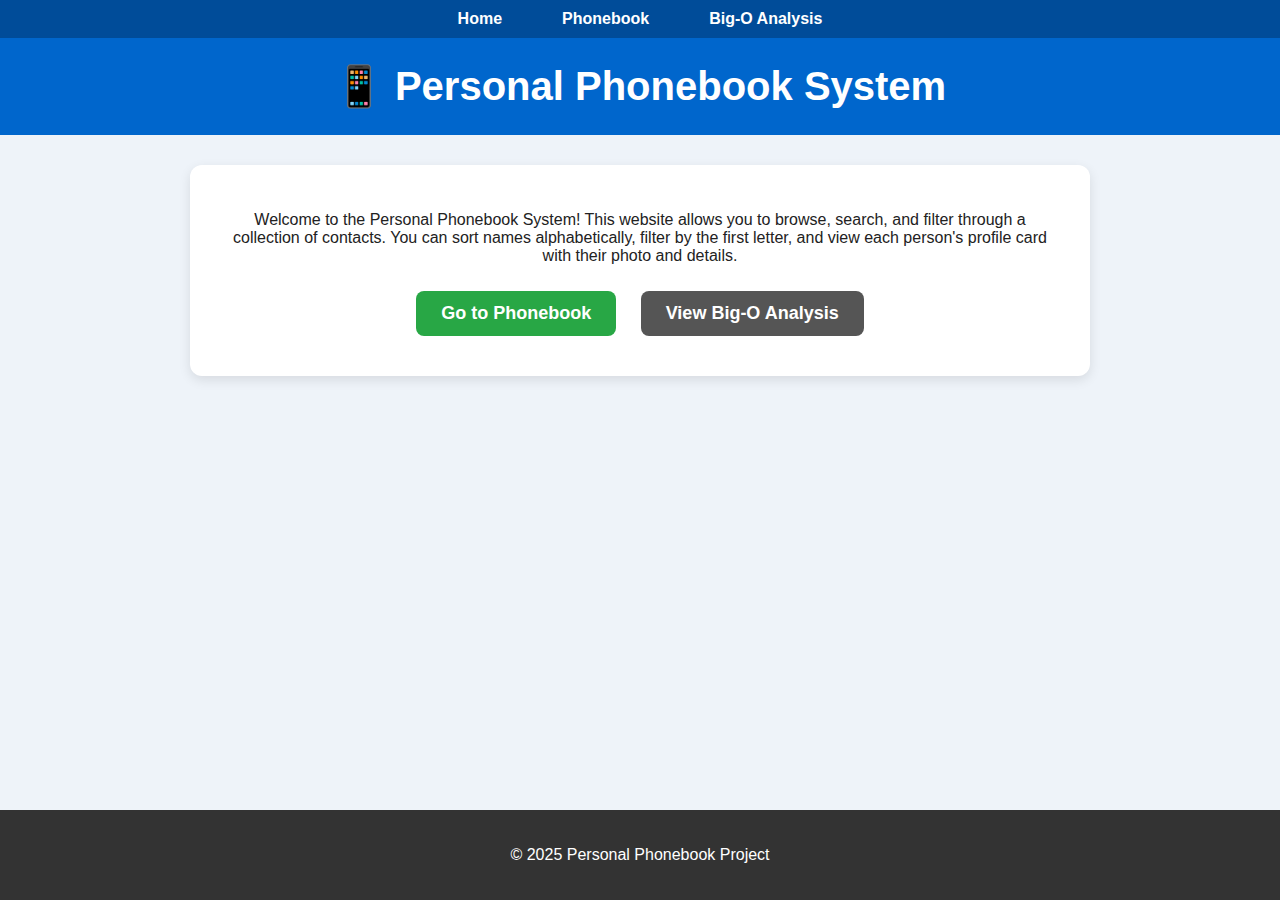
<file: Kemayah Noel & Giovanni Thompson DSA Final Project/index.html>
<!DOCTYPE html>
<html lang="en">
<head>
  <meta charset="UTF-8">
  <title>Phonebook — Home</title>
  <link rel="stylesheet" href="style.css">
</head>
<body>

<div class="navbar">
  <ul class="navbar-links">
    <li><a href="index.html">Home</a></li>
    <li><a href="phone.html">Phonebook</a></li>
    <li><a href="analysis.html">Big-O Analysis</a></li>
  </ul>
</div>

<div class="content-wrapper">
  <header class="header">
    <h1>📱 Personal Phonebook System</h1>
  </header>

  <section class="hero">
    <p>
      Welcome to the Personal Phonebook System!  
      This website allows you to browse, search, and filter through a
      collection of contacts. You can sort names alphabetically, filter
      by the first letter, and view each person's profile card with
      their photo and details.
    </p>

    <a href="phone.html" class="main-btn">Go to Phonebook</a>
    <a href="analysis.html" class="secondary-btn">View Big-O Analysis</a>
  </section>
</div>

<footer class="footer">
  <p>&copy 2025 Personal Phonebook Project</p>
</footer>

</body>
</html>
</file>
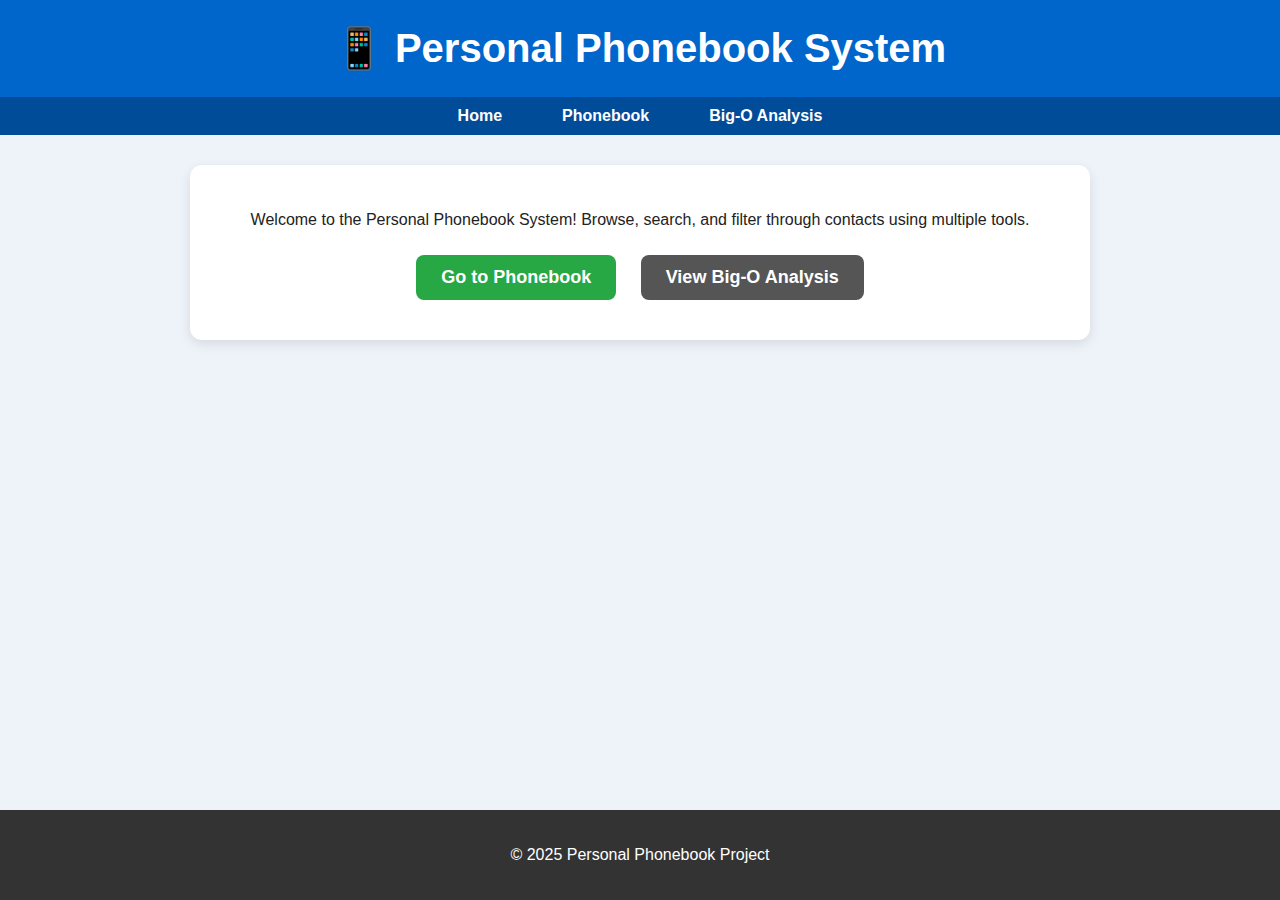
<file: Kemayah Noel & Giovanni Thompson DSA Final Project/DSA Final Project/Phonebook/index.html>
<!DOCTYPE html>
<html lang="en">
<head>
  <meta charset="UTF-8">
  <meta http-equiv="X-UA-Compatible" content="ie=edge">
  <meta name="viewport" content="width=device-width, initial-scale=1.0">
  <title>Phonebook — Home</title>
  <link rel="stylesheet" href="phone.css">
</head>
<body>

<header class="header">
  <h1>📱 Personal Phonebook System</h1>
</header>

<div class="navbar">
  <ul class="navbar-links">
    <li><a href="index.html">Home</a></li>
    <li><a href="phone.html">Phonebook</a></li>
    <li><a href="analysis.html">Big-O Analysis</a></li>
  </ul>
</div>

<div class="content-wrapper">
  <section class="hero">
    <p>
      Welcome to the Personal Phonebook System!  
      Browse, search, and filter through contacts using multiple tools.
    </p>

    <a href="phone.html" class="main-btn">Go to Phonebook</a>
    <a href="analysis.html" class="secondary-btn">View Big-O Analysis</a>
  </section>
</div>

<footer class="footer">
  <p>&copy; 2025 Personal Phonebook Project</p>
</footer>

</body>
</html>
</file>
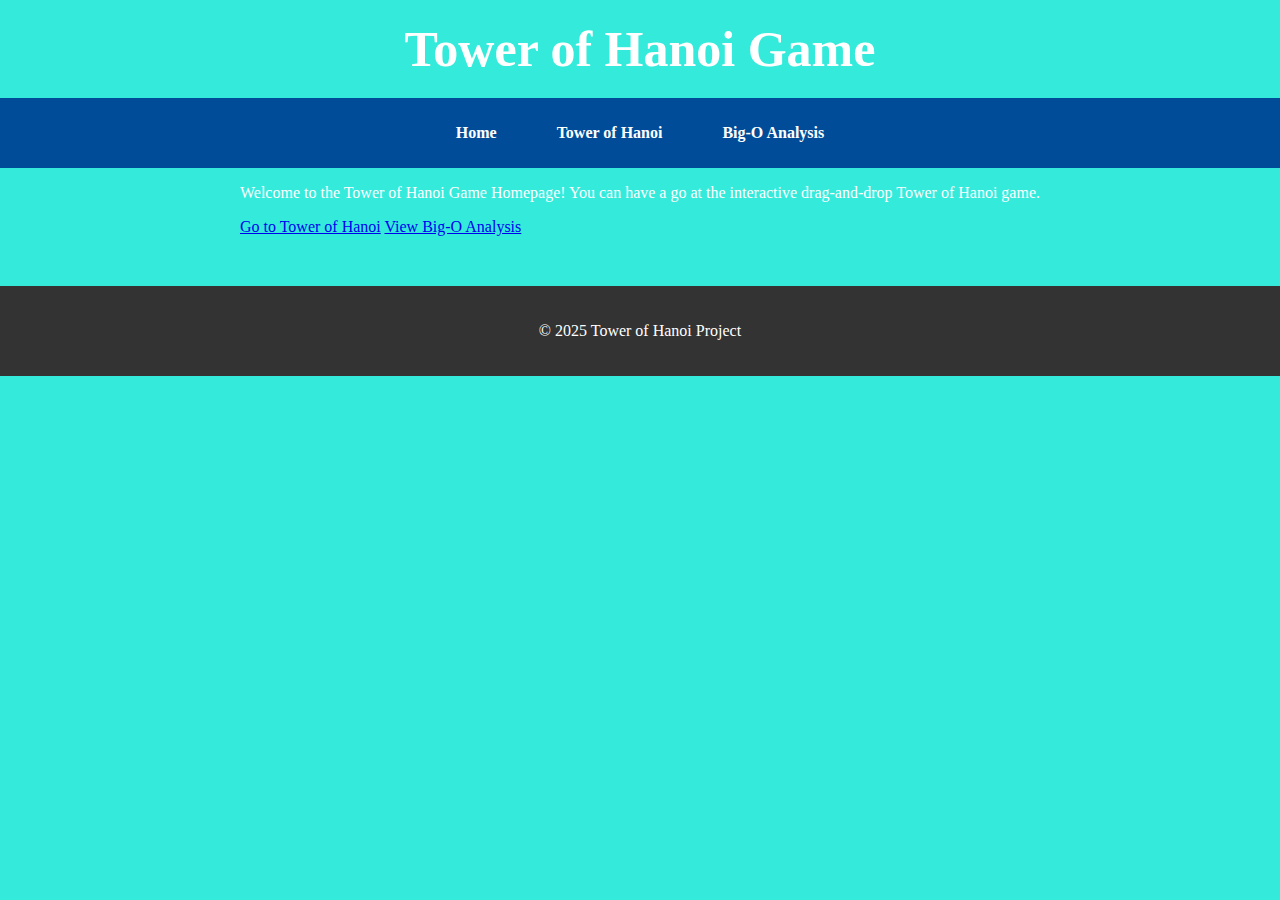
<file: Kemayah Noel & Giovanni Thompson DSA Final Project/DSA Final Project/Tower of Hanoi/index.html>
<!DOCTYPE html>
<html lang="en">
<head>
    <meta charset="UTF-8">
    <meta http-equiv="X-UA-Compatible" content="ie=edge">
    <meta name="viewport" content="width=device-width, initial-scale=1.0">
    <title>Homepage | Tower of Hanoi</title>
    <link rel="stylesheet" href="towerofhanoi.css">
</head>
<body>

<header class="header">
  <h1>Tower of Hanoi Game</h1>
</header>

<nav class="navbar">
  <ul class="navbar-links">
    <li><a href="index.html">Home</a></li>
    <li><a href="towerofhanoi.html">Tower of Hanoi</a></li>
    <li><a href="analysis.html">Big-O Analysis</a></li>
  </ul>
</nav>

<div class="content-wrapper">
  <section class="hero">
    <p>
      Welcome to the Tower of Hanoi Game Homepage!  
      You can have a go at the interactive drag-and-drop Tower of Hanoi game.
    </p>

    <a href="towerofhanoi.html" class="main-btn">Go to Tower of Hanoi</a>
    <a href="analysis.html" class="secondary-btn">View Big-O Analysis</a>
  </section>
</div>

<footer class="footer">
  <p>&copy; 2025 Tower of Hanoi Project</p>
</footer>

</body>
</html>
</file>
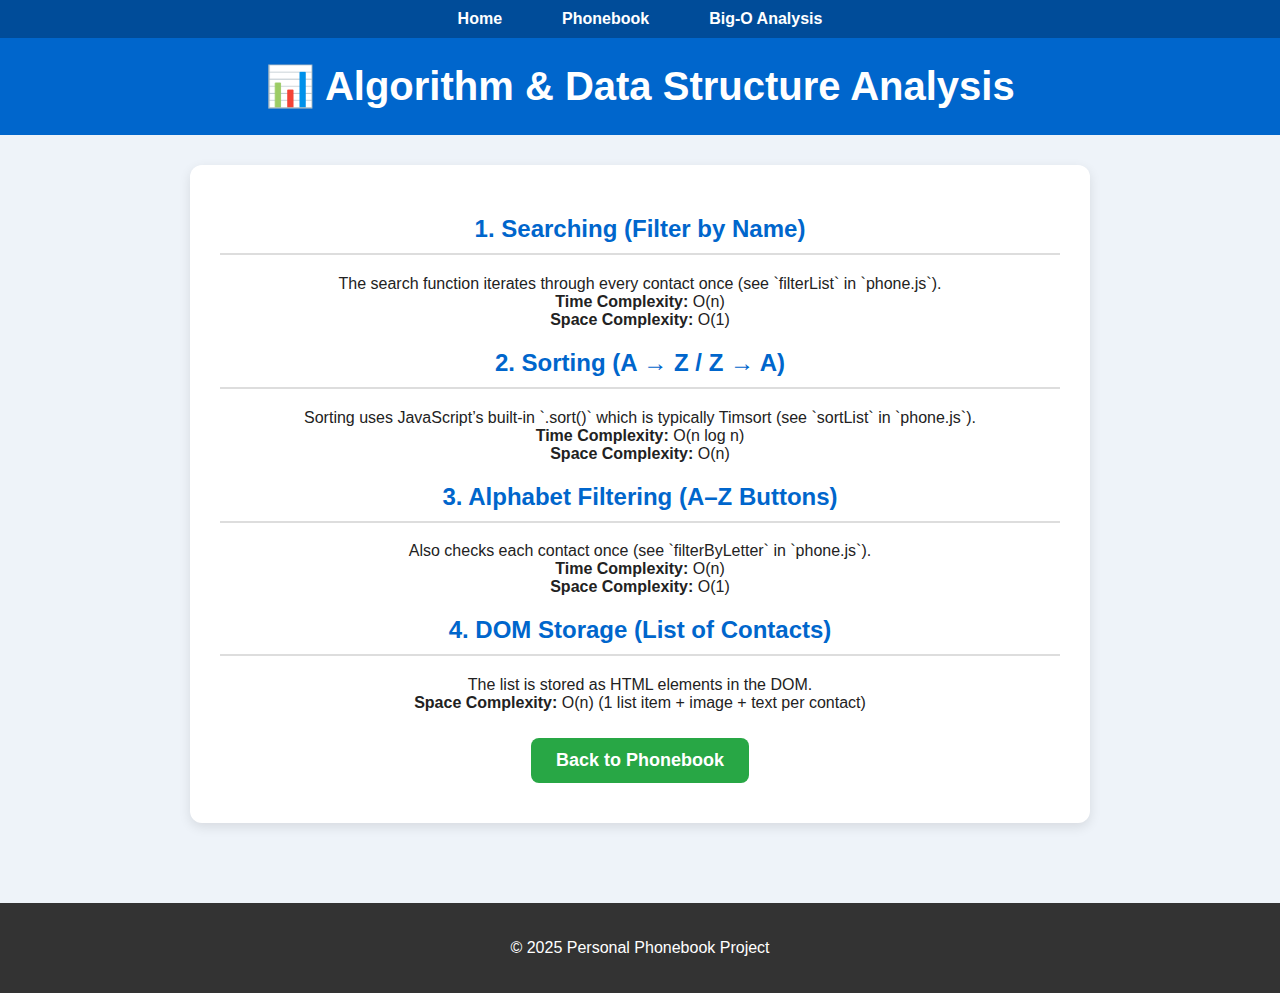
<file: Kemayah Noel & Giovanni Thompson DSA Final Project/analysis.html>
<!DOCTYPE html>
<html lang="en">
<head>
  <meta charset="UTF-8">
  <title>Algorithm Analysis</title>
  <link rel="stylesheet" href="style.css">
</head>
<body>

<div class="navbar">
  <ul class="navbar-links">
    <li><a href="index.html">Home</a></li>
    <li><a href="phone.html">Phonebook</a></li>
    <li><a href="analysis.html">Big-O Analysis</a></li>
  </ul>
</div>

<div class="content-wrapper">
  <header class="header">
    <h1>📊 Algorithm & Data Structure Analysis</h1>
  </header>

  <section class="hero">

    <h2>1. Searching (Filter by Name)</h2>
    <p>
      The search function iterates through every contact once (see `filterList` in `phone.js`).
      <br><strong>Time Complexity:</strong> O(n)  
      <br><strong>Space Complexity:</strong> O(1)
    </p>

    <h2>2. Sorting (A → Z / Z → A)</h2>
    <p>
      Sorting uses JavaScript’s built-in `.sort()` which is typically Timsort (see `sortList` in `phone.js`).
      <br><strong>Time Complexity:</strong> O(n log n)  
      <br><strong>Space Complexity:</strong> O(n)
    </p>

    <h2>3. Alphabet Filtering (A–Z Buttons)</h2>
    <p>
      Also checks each contact once (see `filterByLetter` in `phone.js`).
      <br><strong>Time Complexity:</strong> O(n)  
      <br><strong>Space Complexity:</strong> O(1)
    </p>

    <h2>4. DOM Storage (List of Contacts)</h2>
    <p>
      The list is stored as HTML elements in the DOM.
      <br><strong>Space Complexity:</strong> O(n)  
      (1 list item + image + text per contact)
    </p>

    <a href="phone.html" class="main-btn">Back to Phonebook</a>

  </section>
</div>

<footer class="footer">
  <p>&copy 2025 Personal Phonebook Project</p>
</footer>

</body>
</html>
</file>
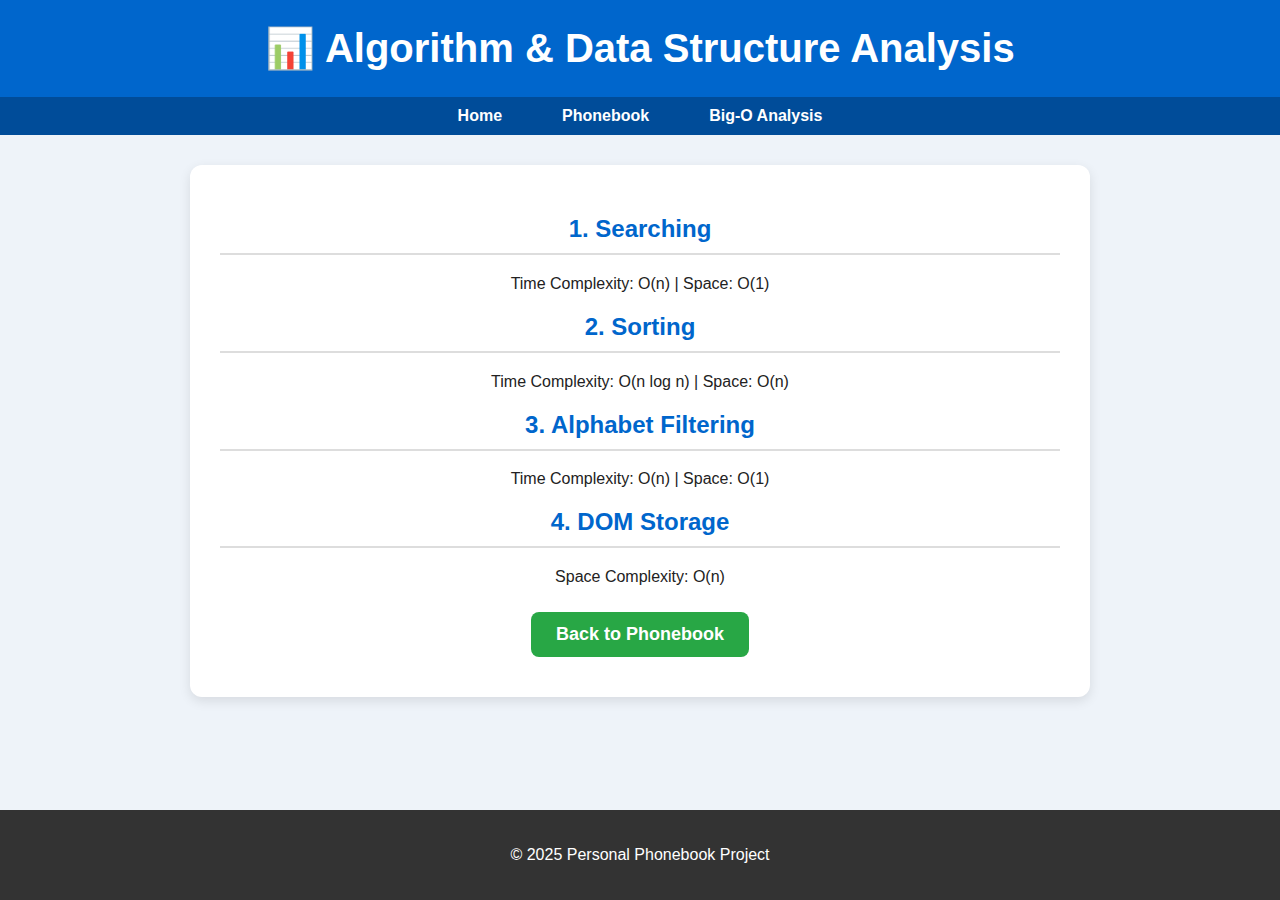
<file: Kemayah Noel & Giovanni Thompson DSA Final Project/DSA Final Project/Phonebook/analysis.html>
<!DOCTYPE html>
<html lang="en">
<head>
  <meta charset="UTF-8">
  <meta http-equiv="X-UA-Compatible" content="ie=edge">
  <meta name="viewport" content="width=device-width, initial-scale=1.0">
  <title>Algorithm Analysis</title>
  <link rel="stylesheet" href="phone.css">
</head>
<body>

<header class="header">
  <h1>📊 Algorithm & Data Structure Analysis</h1>
</header>

<div class="navbar">
  <ul class="navbar-links">
    <li><a href="index.html">Home</a></li>
    <li><a href="phone.html">Phonebook</a></li>
    <li><a href="analysis.html">Big-O Analysis</a></li>
  </ul>
</div>

<div class="content-wrapper">
  <section class="hero">

    <h2>1. Searching</h2>
    <p>Time Complexity: O(n) | Space: O(1)</p>

    <h2>2. Sorting</h2>
    <p>Time Complexity: O(n log n) | Space: O(n)</p>

    <h2>3. Alphabet Filtering</h2>
    <p>Time Complexity: O(n) | Space: O(1)</p>

    <h2>4. DOM Storage</h2>
    <p>Space Complexity: O(n)</p>

    <a href="phone.html" class="main-btn">Back to Phonebook</a>

  </section>
</div>

<footer class="footer">
  <p>&copy; 2025 Personal Phonebook Project</p>
</footer>

</body>
</html>
</file>
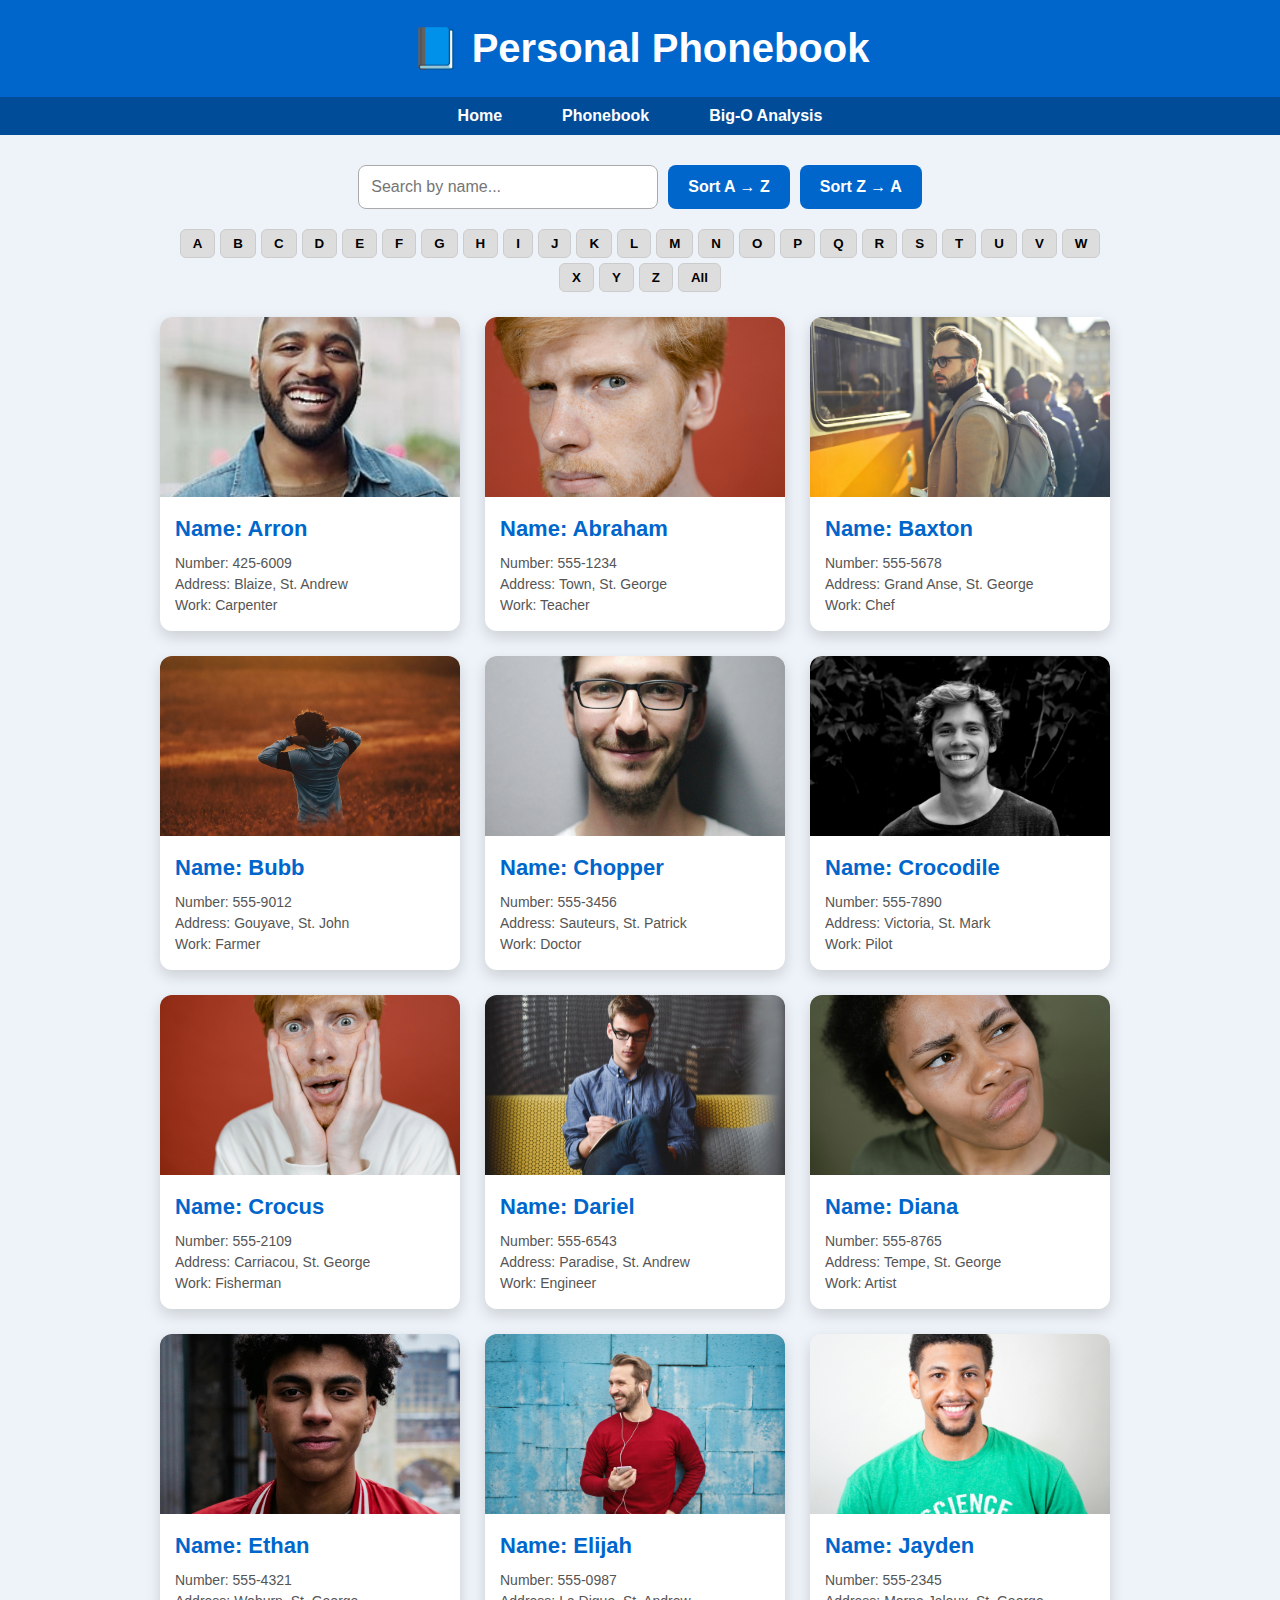
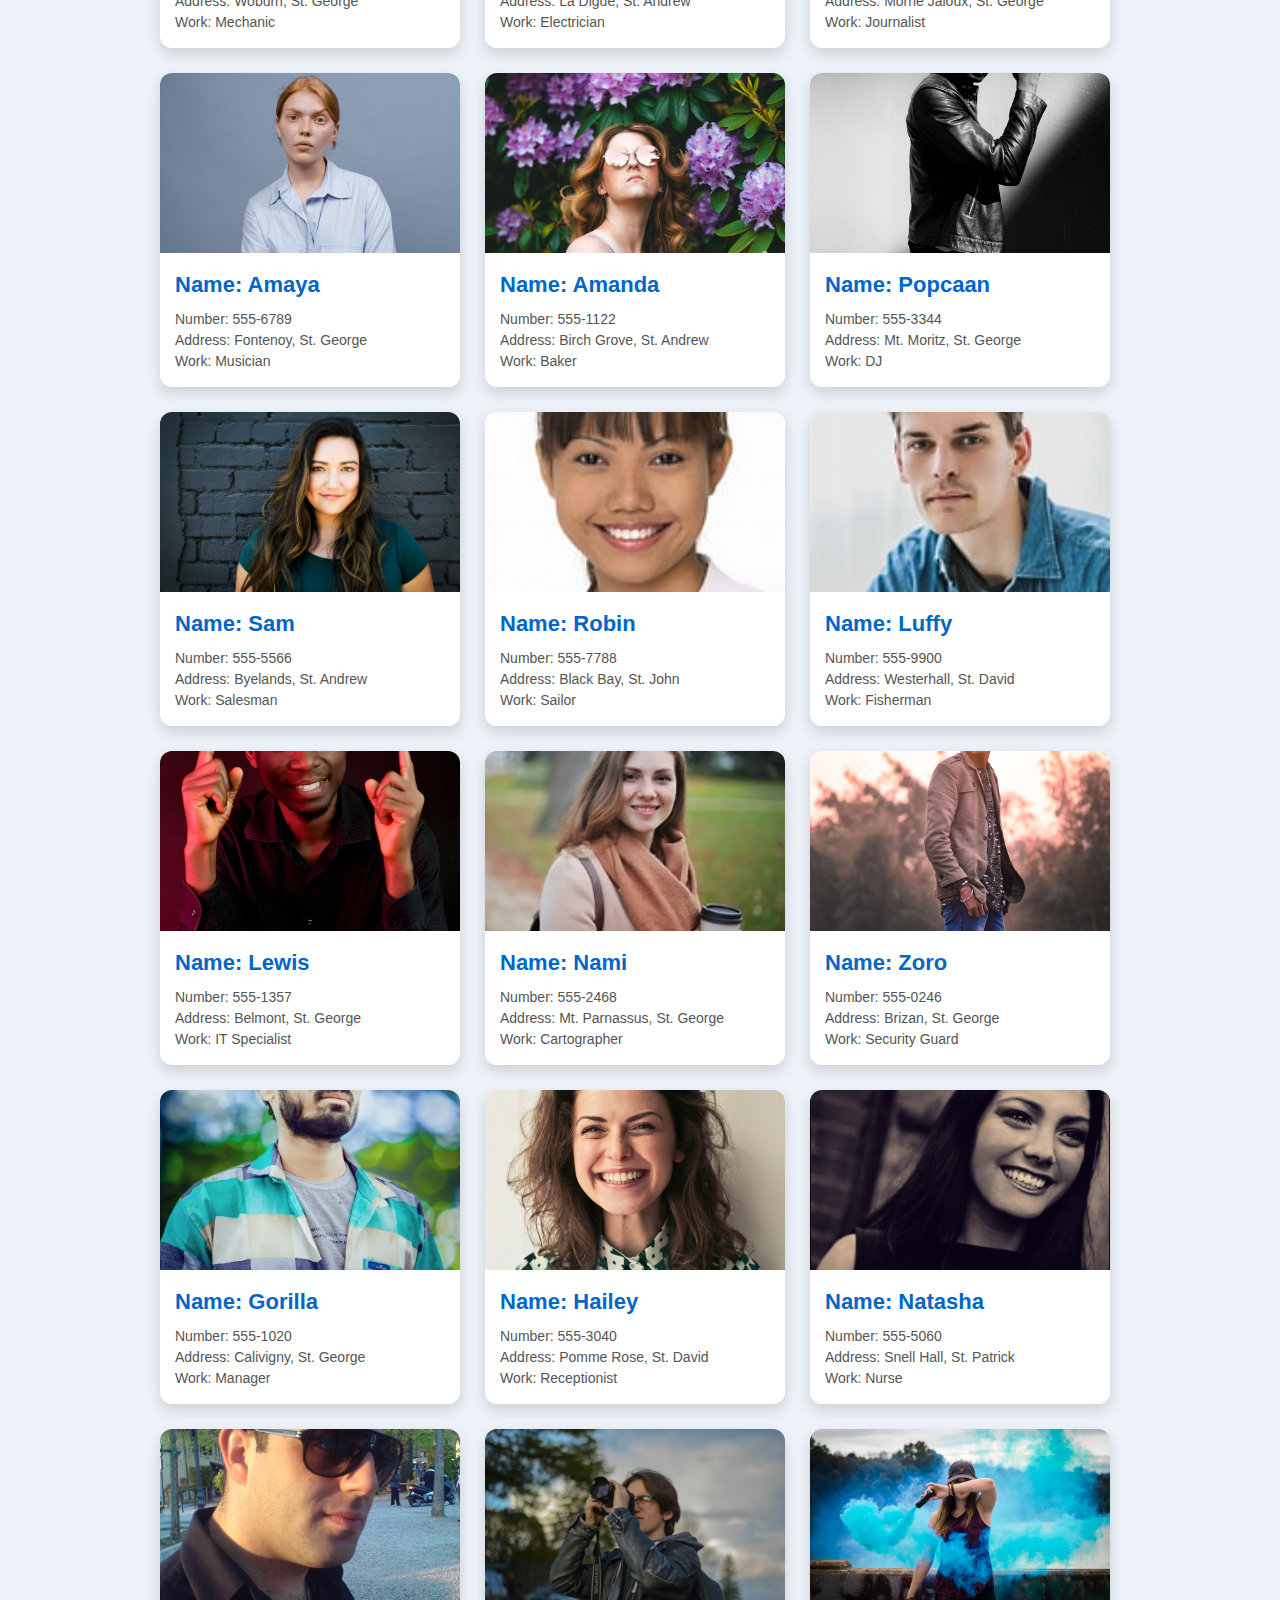
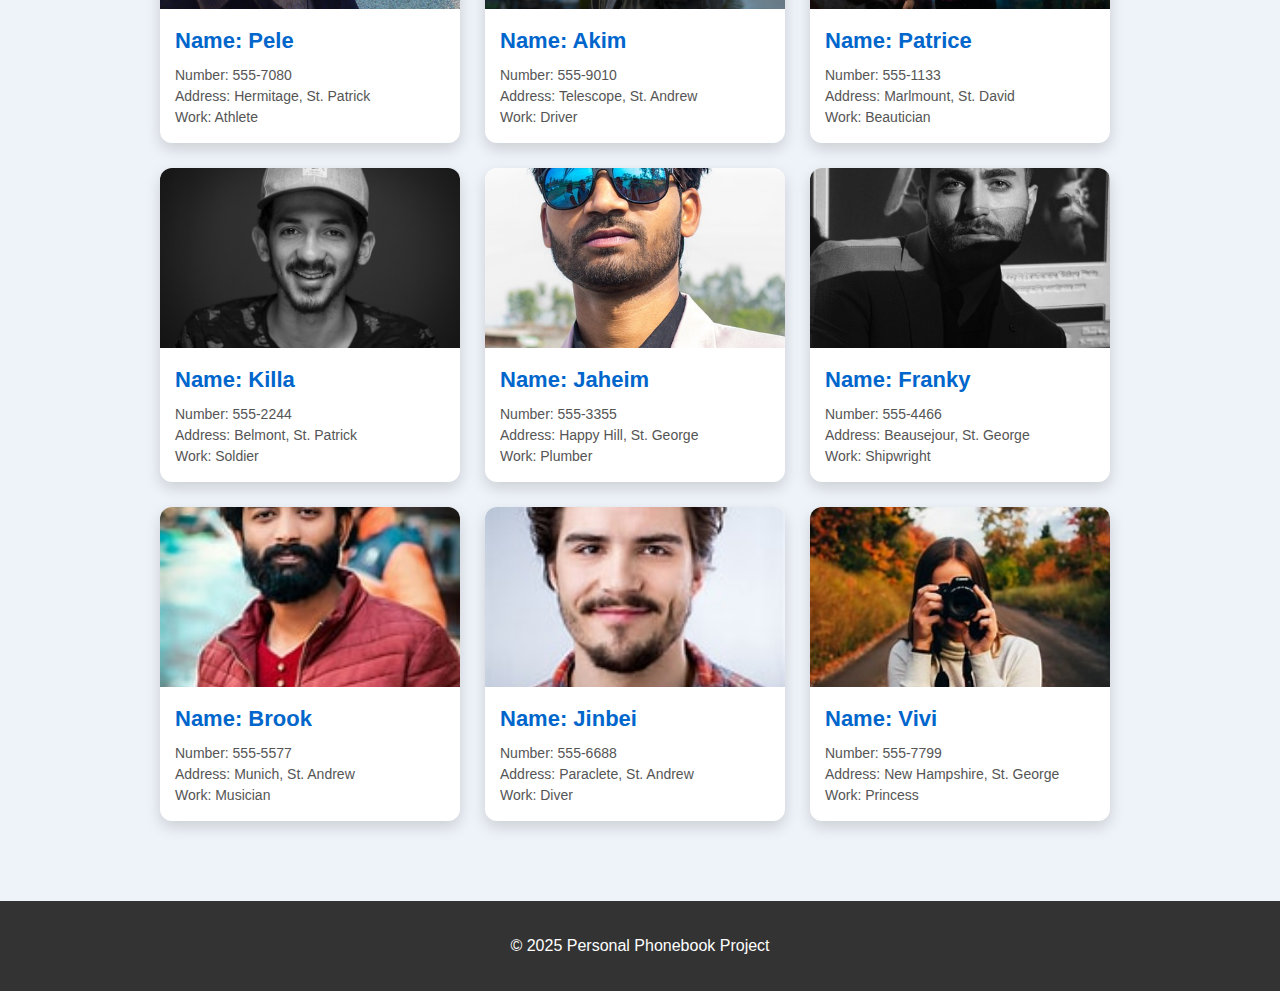
<file: Kemayah Noel & Giovanni Thompson DSA Final Project/DSA Final Project/Phonebook/phone.html>
<!DOCTYPE html>
<html lang="en">
<head>
  <meta charset="UTF-8">
  <title>Phonebook</title>
  <link rel="stylesheet" href="phone.css">
</head>
<body>

<div class="content-wrapper">
  <header class="header">
    <h1>📘 Personal Phonebook</h1>
  </header>

<div class="navbar">
  <ul class="navbar-links">
    <li><a href="index.html">Home</a></li>
    <li><a href="phone.html">Phonebook</a></li>
    <li><a href="analysis.html">Big-O Analysis</a></li>
  </ul>
</div>



  <div class="phonebook-container">
    <div class="top-controls">
      <input type="text" id="myInput" onkeyup="filterList()" placeholder="Search by name...">

      <button onclick="sortList(true)">Sort A → Z</button>
      <button onclick="sortList(false)">Sort Z → A</button>
    </div>

    <div id="alphabetFilter" class="alphabet-filter"></div>
    <ul id="myUL" class="contact-list">
      <li><a href="#" class="contact-card">
        <div class="contact-image">
          <img src="images/arron.jpg" alt="Arron's Photo">
        </div>
        <div class="contact-info">
          <span class="name">Name: Arron</span>
          <span>Number: 425-6009</span>
          <span>Address: Blaize, St. Andrew</span>
          <span>Work: Carpenter</span>
        </div>
      </a></li>
      <li><a href="#" class="contact-card">
        <div class="contact-image">
          <img src="images/abraham.jpg" alt="Abraham's Photo">
        </div>
        <div class="contact-info">
          <span class="name">Name: Abraham</span>
          <span>Number: 555-1234</span>
          <span>Address: Town, St. George</span>
          <span>Work: Teacher</span>
        </div>
      </a></li>
      <li><a href="#" class="contact-card">
        <div class="contact-image">
          <img src="images/baxton.jpg" alt="Baxton's Photo">
        </div>
        <div class="contact-info">
          <span class="name">Name: Baxton</span>
          <span>Number: 555-5678</span>
          <span>Address: Grand Anse, St. George</span>
          <span>Work: Chef</span>
        </div>
      </a></li>
      <li><a href="#" class="contact-card">
        <div class="contact-image">
          <img src="images/bubb.jpg" alt="Bubb's Photo">
        </div>
        <div class="contact-info">
          <span class="name">Name: Bubb</span>
          <span>Number: 555-9012</span>
          <span>Address: Gouyave, St. John</span>
          <span>Work: Farmer</span>
        </div>
      </a></li>
      <li><a href="#" class="contact-card">
        <div class="contact-image">
          <img src="images/chopper.jpg" alt="Chopper's Photo">
        </div>
        <div class="contact-info">
          <span class="name">Name: Chopper</span>
          <span>Number: 555-3456</span>
          <span>Address: Sauteurs, St. Patrick</span>
          <span>Work: Doctor</span>
        </div>
      </a></li>
      <li><a href="#" class="contact-card">
        <div class="contact-image">
          <img src="images/crocodile.jpg" alt="Crocodile's Photo">
        </div>
        <div class="contact-info">
          <span class="name">Name: Crocodile</span>
          <span>Number: 555-7890</span>
          <span>Address: Victoria, St. Mark</span>
          <span>Work: Pilot</span>
        </div>
      </a></li>
      <li><a href="#" class="contact-card">
        <div class="contact-image">
          <img src="images/crocus.jpg" alt="Crocus's Photo">
        </div>
        <div class="contact-info">
          <span class="name">Name: Crocus</span>
          <span>Number: 555-2109</span>
          <span>Address: Carriacou, St. George</span>
          <span>Work: Fisherman</span>
        </div>
      </a></li>
      <li><a href="#" class="contact-card">
        <div class="contact-image">
          <img src="images/dariel.jpeg" alt="Dariel's Photo">
        </div>
        <div class="contact-info">
          <span class="name">Name: Dariel</span>
          <span>Number: 555-6543</span>
          <span>Address: Paradise, St. Andrew</span>
          <span>Work: Engineer</span>
        </div>
      </a></li>
      <li><a href="#" class="contact-card">
        <div class="contact-image">
          <img src="images/diana.jpg" alt="Diana's Photo">
        </div>
        <div class="contact-info">
          <span class="name">Name: Diana</span>
          <span>Number: 555-8765</span>
          <span>Address: Tempe, St. George</span>
          <span>Work: Artist</span>
        </div>
      </a></li>
      <li><a href="#" class="contact-card">
        <div class="contact-image">
          <img src="images/ethan.jpg" alt="Ethan's Photo">
        </div>
        <div class="contact-info">
          <span class="name">Name: Ethan</span>
          <span>Number: 555-4321</span>
          <span>Address: Woburn, St. George</span>
          <span>Work: Mechanic</span>
        </div>
      </a></li>
      <li><a href="#" class="contact-card">
        <div class="contact-image">
          <img src="images/elijah.jpg" alt="Elijah's Photo">
        </div>
        <div class="contact-info">
          <span class="name">Name: Elijah</span>
          <span>Number: 555-0987</span>
          <span>Address: La Digue, St. Andrew</span>
          <span>Work: Electrician</span>
        </div>
      </a></li>
      <li><a href="#" class="contact-card">
        <div class="contact-image">
          <img src="images/jayden.jpg" alt="Jayden's Photo">
        </div>
        <div class="contact-info">
          <span class="name">Name: Jayden</span>
          <span>Number: 555-2345</span>
          <span>Address: Morne Jaloux, St. George</span>
          <span>Work: Journalist</span>
        </div>
      </a></li>
      <li><a href="#" class="contact-card">
        <div class="contact-image">
          <img src="images/amaya.jpg" alt="Amaya's Photo">
        </div>
        <div class="contact-info">
          <span class="name">Name: Amaya</span>
          <span>Number: 555-6789</span>
          <span>Address: Fontenoy, St. George</span>
          <span>Work: Musician</span>
        </div>
      </a></li>
      <li><a href="#" class="contact-card">
        <div class="contact-image">
          <img src="images/amanda.jpeg" alt="Amanda's Photo">
        </div>
        <div class="contact-info">
          <span class="name">Name: Amanda</span>
          <span>Number: 555-1122</span>
          <span>Address: Birch Grove, St. Andrew</span>
          <span>Work: Baker</span>
        </div>
      </a></li>
      <li><a href="#" class="contact-card">
        <div class="contact-image">
          <img src="images/popcaan.jpeg" alt="Popcaan's Photo">
        </div>
        <div class="contact-info">
          <span class="name">Name: Popcaan</span>
          <span>Number: 555-3344</span>
          <span>Address: Mt. Moritz, St. George</span>
          <span>Work: DJ</span>
        </div>
      </a></li>
      <li><a href="#" class="contact-card">
        <div class="contact-image">
          <img src="images/sam.jpg" alt="Sam's Photo">
        </div>
        <div class="contact-info">
          <span class="name">Name: Sam</span>
          <span>Number: 555-5566</span>
          <span>Address: Byelands, St. Andrew</span>
          <span>Work: Salesman</span>
        </div>
      </a></li>
      <li><a href="#" class="contact-card">
        <div class="contact-image">
          <img src="images/robin.jpg" alt="Robin's Photo">
        </div>
        <div class="contact-info">
          <span class="name">Name: Robin</span>
          <span>Number: 555-7788</span>
          <span>Address: Black Bay, St. John</span>
          <span>Work: Sailor</span>
        </div>
      </a></li>
      <li><a href="#" class="contact-card">
        <div class="contact-image">
          <img src="images/luffy.jpg" alt="Luffy's Photo">
        </div>
        <div class="contact-info">
          <span class="name">Name: Luffy</span>
          <span>Number: 555-9900</span>
          <span>Address: Westerhall, St. David</span>
          <span>Work: Fisherman</span>
        </div>
      </a></li>
      <li><a href="#" class="contact-card">
        <div class="contact-image">
          <img src="images/lewis.jpg" alt="Lewis's Photo">
        </div>
        <div class="contact-info">
          <span class="name">Name: Lewis</span>
          <span>Number: 555-1357</span>
          <span>Address: Belmont, St. George</span>
          <span>Work: IT Specialist</span>
        </div>
      </a></li>
      <li><a href="#" class="contact-card">
        <div class="contact-image">
          <img src="images/nami.jpg" alt="Nami's Photo">
        </div>
        <div class="contact-info">
          <span class="name">Name: Nami</span>
          <span>Number: 555-2468</span>
          <span>Address: Mt. Parnassus, St. George</span>
          <span>Work: Cartographer</span>
        </div>
      </a></li>
      <li><a href="#" class="contact-card">
        <div class="contact-image">
          <img src="images/zoro.jpg" alt="Zoro's Photo">
        </div>
        <div class="contact-info">
          <span class="name">Name: Zoro</span>
          <span>Number: 555-0246</span>
          <span>Address: Brizan, St. George</span>
          <span>Work: Security Guard</span>
        </div>
      </a></li>
      <li><a href="#" class="contact-card">
        <div class="contact-image">
          <img src="images/gorilla.jpg" alt="Gorilla's Photo">
        </div>
        <div class="contact-info">
          <span class="name">Name: Gorilla</span>
          <span>Number: 555-1020</span>
          <span>Address: Calivigny, St. George</span>
          <span>Work: Manager</span>
        </div>
      </a></li>
      <li><a href="#" class="contact-card">
        <div class="contact-image">
          <img src="images/hailey.jpg" alt="Hailey's Photo">
        </div>
        <div class="contact-info">
          <span class="name">Name: Hailey</span>
          <span>Number: 555-3040</span>
          <span>Address: Pomme Rose, St. David</span>
          <span>Work: Receptionist</span>
        </div>
      </a></li>
      <li><a href="#" class="contact-card">
        <div class="contact-image">
          <img src="images/natasha.jpg" alt="Natasha's Photo">
        </div>
        <div class="contact-info">
          <span class="name">Name: Natasha</span>
          <span>Number: 555-5060</span>
          <span>Address: Snell Hall, St. Patrick</span>
          <span>Work: Nurse</span>
        </div>
      </a></li>
      <li><a href="#" class="contact-card">
        <div class="contact-image">
          <img src="images/pele.jpg" alt="Pele's Photo">
        </div>
        <div class="contact-info">
          <span class="name">Name: Pele</span>
          <span>Number: 555-7080</span>
          <span>Address: Hermitage, St. Patrick</span>
          <span>Work: Athlete</span>
        </div>
      </a></li>
      <li><a href="#" class="contact-card">
        <div class="contact-image">
          <img src="images/akim.jpg" alt="Akim's Photo">
        </div>
        <div class="contact-info">
          <span class="name">Name: Akim</span>
          <span>Number: 555-9010</span>
          <span>Address: Telescope, St. Andrew</span>
          <span>Work: Driver</span>
        </div>
      </a></li>
      <li><a href="#" class="contact-card">
        <div class="contact-image">
          <img src="images/patrice.jpg" alt="Patrice's Photo">
        </div>
        <div class="contact-info">
          <span class="name">Name: Patrice</span>
          <span>Number: 555-1133</span>
          <span>Address: Marlmount, St. David</span>
          <span>Work: Beautician</span>
        </div>
      </a></li>
      <li><a href="#" class="contact-card">
        <div class="contact-image">
          <img src="images/killa.jpg" alt="Killa's Photo">
        </div>
        <div class="contact-info">
          <span class="name">Name: Killa</span>
          <span>Number: 555-2244</span>
          <span>Address: Belmont, St. Patrick</span>
          <span>Work: Soldier</span>
        </div>
      </a></li>
      <li><a href="#" class="contact-card">
        <div class="contact-image">
          <img src="images/jaheim.jpg" alt="Jaheim's Photo">
        </div>
        <div class="contact-info">
          <span class="name">Name: Jaheim</span>
          <span>Number: 555-3355</span>
          <span>Address: Happy Hill, St. George</span>
          <span>Work: Plumber</span>
        </div>
      </a></li>
      <li><a href="#" class="contact-card">
        <div class="contact-image">
          <img src="images/franky.jpg" alt="Franky's Photo">
        </div>
        <div class="contact-info">
          <span class="name">Name: Franky</span>
          <span>Number: 555-4466</span>
          <span>Address: Beausejour, St. George</span>
          <span>Work: Shipwright</span>
        </div>
      </a></li>
      <li><a href="#" class="contact-card">
        <div class="contact-image">
          <img src="images/brook.jpg" alt="Brook's Photo">
        </div>
        <div class="contact-info">
          <span class="name">Name: Brook</span>
          <span>Number: 555-5577</span>
          <span>Address: Munich, St. Andrew</span>
          <span>Work: Musician</span>
        </div>
      </a></li>
      <li><a href="#" class="contact-card">
        <div class="contact-image">
          <img src="images/jinbei.jpg" alt="Jinbei's Photo">
        </div>
        <div class="contact-info">
          <span class="name">Name: Jinbei</span>
          <span>Number: 555-6688</span>
          <span>Address: Paraclete, St. Andrew</span>
          <span>Work: Diver</span>
        </div>
      </a></li>
      <li><a href="#" class="contact-card">
        <div class="contact-image">
          <img src="images/vivi.jpg" alt="Vivi's Photo">
        </div>
        <div class="contact-info">
          <span class="name">Name: Vivi</span>
          <span>Number: 555-7799</span>
          <span>Address: New Hampshire, St. George</span>
          <span>Work: Princess</span>
        </div>
      </a></li>
    </ul>
  </div>
</div>

<footer class="footer">
  <p>&copy 2025 Personal Phonebook Project</p>
</footer>

<script src="phone.js"></script>

</body>
</html>
</file>
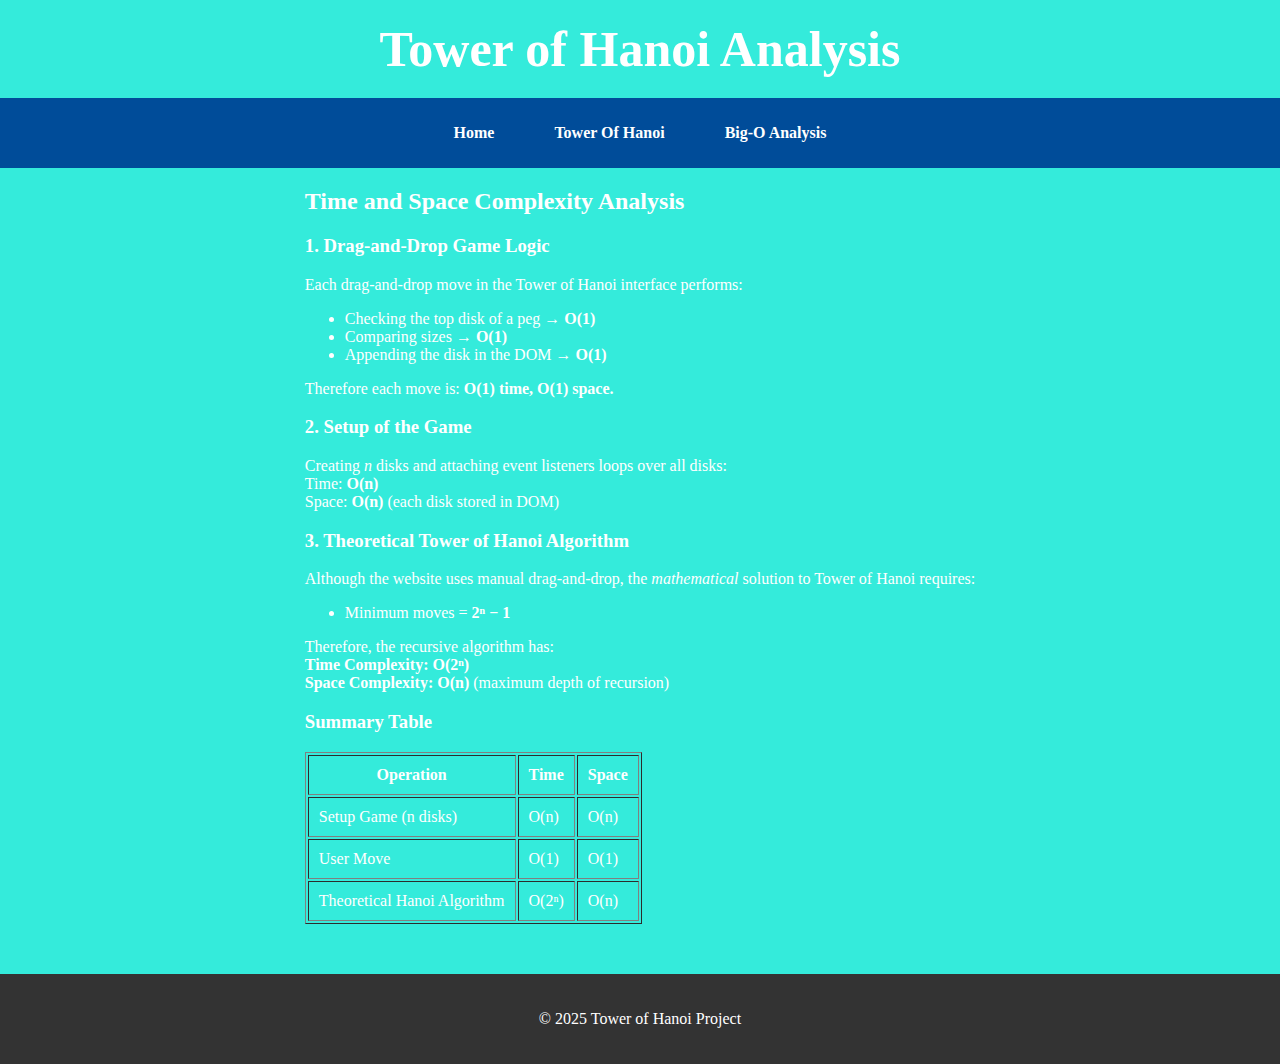
<file: Kemayah Noel & Giovanni Thompson DSA Final Project/DSA Final Project/Tower of Hanoi/analysis.html>
<!DOCTYPE html>
<html lang="en">
<head>
    <meta charset="UTF-8">
    <meta http-equiv="X-UA-Compatible" content="ie=edge">
    <meta name="viewport" content="width=device-width, initial-scale=1.0">
    <title>Analysis | Tower of Hanoi</title>
    <link rel="stylesheet" href="towerofhanoi.css">
</head>
<body>
    
<header class="header">
  <h1>Tower of Hanoi Analysis</h1>
</header>

<nav class="navbar">
  <ul class="navbar-links">
    <li><a href="index.html">Home</a></li>
    <li><a href="towerofhanoi.html">Tower Of Hanoi</a></li>
    <li><a href="analysis.html">Big-O Analysis</a></li>
  </ul>
</nav>

<div class="content-wrapper">
  <section class="analysis">

    <h2>Time and Space Complexity Analysis</h2>

    <h3>1. Drag-and-Drop Game Logic</h3>
    <p>
      Each drag-and-drop move in the Tower of Hanoi interface performs:
      <ul>
        <li>Checking the top disk of a peg → <strong>O(1)</strong></li>
        <li>Comparing sizes → <strong>O(1)</strong></li>
        <li>Appending the disk in the DOM → <strong>O(1)</strong></li>
      </ul>
      Therefore each move is:
      <strong>O(1) time, O(1) space.</strong>
    </p>

    <h3>2. Setup of the Game</h3>
    <p>
      Creating <em>n</em> disks and attaching event listeners loops over all disks:<br>
      Time: <strong>O(n)</strong><br>
      Space: <strong>O(n)</strong> (each disk stored in DOM)
    </p>

    <h3>3. Theoretical Tower of Hanoi Algorithm</h3>
    <p>
      Although the website uses manual drag-and-drop, the <em>mathematical</em> solution to Tower of Hanoi requires:
      <ul>
        <li>Minimum moves = <strong>2ⁿ − 1</strong></li>
      </ul>
      Therefore, the recursive algorithm has:<br>
      <strong>Time Complexity: O(2ⁿ)</strong><br>
      <strong>Space Complexity: O(n)</strong> (maximum depth of recursion)
    </p>

    <h3>Summary Table</h3>
    <table border="1" cellpadding="10">
      <tr><th>Operation</th><th>Time</th><th>Space</th></tr>
      <tr><td>Setup Game (n disks)</td><td>O(n)</td><td>O(n)</td></tr>
      <tr><td>User Move</td><td>O(1)</td><td>O(1)</td></tr>
      <tr><td>Theoretical Hanoi Algorithm</td><td>O(2ⁿ)</td><td>O(n)</td></tr>
    </table>

  </section>
</div>

<footer class="footer">
  <p>&copy; 2025 Tower of Hanoi Project</p>
</footer>

</body>
</html>
</file>
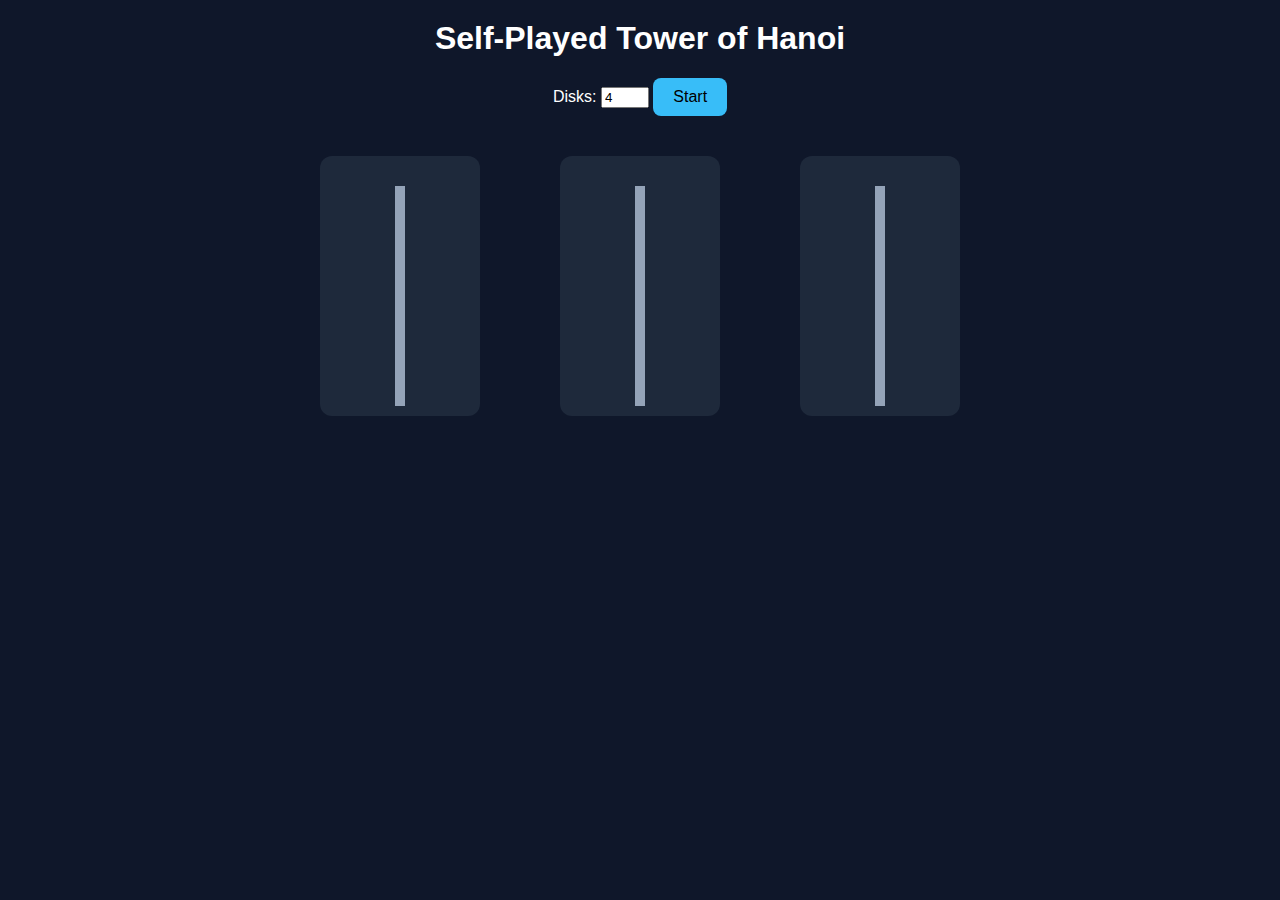
<file: Kemayah Noel & Giovanni Thompson DSA Final Project/DSA Final Project/Tower of Hanoi/self-played.html>
<!DOCTYPE html>
<html lang="en">
<head>
<meta charset="UTF-8">
<title>Self-Played Tower of Hanoi</title>
<style>
    body {
        font-family: Arial, sans-serif;
        background: #0f172a;
        color: white;
        text-align: center;
    }

    h1 {
        margin-top: 20px;
    }

    .controls {
        margin: 20px;
    }

    button {
        padding: 10px 20px;
        font-size: 16px;
        cursor: pointer;
        border-radius: 8px;
        border: none;
        background: #38bdf8;
        color: black;
        transition: transform 0.2s, background 0.3s;
    }

    button:hover {
        transform: scale(1.05);
        background: #0ea5e9;
    }

    .container {
        display: flex;
        justify-content: center;
        gap: 80px;
        margin-top: 40px;
    }

    .tower {
        width: 160px;
        height: 250px;
        border-radius: 12px;
        background: #1e293b;
        display: flex;
        flex-direction: column-reverse;
        align-items: center;
        padding-bottom: 10px;
        position: relative;
    }

    .tower::before {
        content: "";
        position: absolute;
        width: 10px;
        height: 220px;
        background: #94a3b8;
        bottom: 10px;
    }

    .disk {
        height: 24px;
        margin: 3px 0;
        border-radius: 6px;
        transition: all 0.5s ease;
    }
</style>
</head>
<body>

<h1>Self-Played Tower of Hanoi</h1>

<div class="controls">
    <label>Disks: </label>
    <input type="number" id="numDisks" min="1" max="8" value="4">
    <button onclick="start()">Start</button>
</div>

<div class="container">
    <div class="tower" id="A"></div>
    <div class="tower" id="B"></div>
    <div class="tower" id="C"></div>
</div>

<script>
let towers = { A: [], B: [], C: [] };
let moves = [];
let speed = 600;

function createDisks(n) {
    towers = { A: [], B: [], C: [] };
    document.getElementById("A").innerHTML = "";
    document.getElementById("B").innerHTML = "";
    document.getElementById("C").innerHTML = "";

    for (let i = n; i >= 1; i--) {
        towers.A.push(i);
        let disk = document.createElement("div");
        disk.className = "disk";
        disk.style.width = (i * 28 + 20) + "px";
        disk.style.background = `hsl(${i * 40}, 80%, 60%)`;
        disk.dataset.size = i;
        document.getElementById("A").appendChild(disk);
    }
}

function hanoi(n, from, to, aux) {
    if (n === 0) return;
    hanoi(n - 1, from, aux, to);
    moves.push([from, to]);
    hanoi(n - 1, aux, to, from);
}

async function playMoves() {
    for (let [from, to] of moves) {
        let diskSize = towers[from].pop();
        towers[to].push(diskSize);

        let disk = document.querySelector(`#${from} .disk[data-size='${diskSize}']`);
        document.getElementById(to).appendChild(disk);

        await new Promise(r => setTimeout(r, speed));
    }
}

function start() {
    let n = parseInt(document.getElementById("numDisks").value);
    moves = [];
    createDisks(n);
    hanoi(n, "A", "C", "B");
    playMoves();
}
</script>

</body>
</html>
</file>
<file: Kemayah Noel & Giovanni Thompson DSA Final Project/style.css>
* {
  box-sizing: border-box;
}

html, body {
  height: 100%;
}

body {
  font-family: "Segoe UI", Arial, sans-serif;
  margin: 0;
  background: #eef3f9;
  color: #222;
  display: flex; 
  flex-direction: column;
}

.content-wrapper {
  flex: 1 0 auto; 
}


.navbar {
  background: #004c99; 
  padding: 10px 0;
}

.navbar-links {
  max-width: 1000px;
  margin: 0 auto;
  display: flex;
  justify-content: center;
  gap: 30px;
  list-style: none;
  padding: 0;
}

.navbar-links a {
  color: white;
  text-decoration: none;
  font-weight: bold;
  padding: 8px 15px;
  border-radius: 6px;
  transition: background 0.3s;
}

.navbar-links a:hover {
  background: #0066cc;
}


.header {
  background: #0066cc;
  color: #fff;
  padding: 25px 0;
  text-align: center;
}

h1 {
  margin: 0;
  font-size: 40px;
}

.hero {
  max-width: 900px;
  margin: 30px auto;
  padding: 30px;
  text-align: center;
  background: #fff;
  border-radius: 12px;
  box-shadow: 0 4px 12px rgba(0,0,0,0.1);
}

.hero h2 {
    color: #0066cc;
    border-bottom: 2px solid #ddd;
    padding-bottom: 10px;
}

.main-btn,
.secondary-btn {
  padding: 12px 25px;
  margin: 10px;
  text-decoration: none;
  display: inline-block;
  border-radius: 8px;
  font-size: 18px;
  font-weight: bold;
}

.main-btn {
  background: #28a745;
  color: white;
}

.secondary-btn {
  background: #555;
  color: white;
}

.main-btn:hover {
  background: #22a03a;
}

.secondary-btn:hover {
  background: #333;
}

.phonebook-container {
    max-width: 1000px;
    margin: 30px auto;
    padding: 0 20px;
}

.top-controls {
  display: flex;
  gap: 10px;
  justify-content: center;
  margin-bottom: 20px;
  flex-wrap: wrap;
}

.top-controls input {
  width: 300px;
  padding: 12px;
  border: 1px solid #aaa;
  border-radius: 8px;
  font-size: 16px;
}

.top-controls button {
  padding: 12px 20px;
  border: none;
  background: #0066cc;
  color: white;
  border-radius: 8px;
  cursor: pointer;
  font-size: 16px;
  font-weight: bold;
}

.top-controls button:hover {
  background: #004c99;
}

.alphabet-filter {
  display: flex;
  flex-wrap: wrap;
  gap: 5px;
  justify-content: center;
  margin-bottom: 25px;
}

.alphabet-filter button {
  padding: 6px 12px;
  background: #ddd;
  border-radius: 6px;
  border: 1px solid #ccc;
  cursor: pointer;
  font-weight: bold;
}

.alphabet-filter button.active {
  background: #28a745;
  color: white;
  border-color: #22a03a;
}

.alphabet-filter button:hover {
  background: #bbb;
}

.contact-list {
  list-style: none;
  padding: 0;
  display: grid;
  grid-template-columns: repeat(auto-fit, minmax(300px, 300px));
  gap: 25px;
  margin: 0 auto;
}

.contact-list li {
  margin-bottom: 0; 
}

.contact-card {
  display: flex;
  flex-direction: column; 
  background: #ffffff;
  padding: 0;
  border-radius: 12px;
  box-shadow: 0px 6px 15px rgba(0,0,0,0.15); 
  overflow: hidden;
  text-decoration: none;
  color: black;
  transition: transform 0.3s, box-shadow 0.3s;
  height: 100%;
}

.contact-card:hover {
  transform: translateY(-5px);
  box-shadow: 0px 10px 20px rgba(0,0,0,0.2);
  background: #fcfcfc;
}

.contact-image {
  width: 100%;
  height: 180px; 
  overflow: hidden;
  position: relative;
}

.contact-image img {
  width: 100%;
  height: 100%;
  object-fit: cover;
}

.contact-info {
  flex-grow: 1;
  padding: 15px; 
  text-align: left;
}

.contact-info .name {
  font-size: 22px;
  font-weight: 700;
  color: #0066cc; 
  margin-bottom: 8px;
  display: block;
}

.contact-info span {
    display: block;
    font-size: 14px;
    line-height: 1.5;
    color: #555;
}

.footer {
  flex-shrink: 0;
  margin-top: 50px;
  padding: 20px;
  background: #333; 
  color: white;
  text-align: center;
}
</file>
<file: Kemayah Noel & Giovanni Thompson DSA Final Project/DSA Final Project/Phonebook/phone.css>
* {
  box-sizing: border-box;
}

html, body {
  height: 100%;
}

body {
  font-family: "Segoe UI", Arial, sans-serif;
  margin: 0;
  background: #eef3f9;
  color: #222;
  display: flex; 
  flex-direction: column;
}

.content-wrapper {
  flex: 1 0 auto; 
}


.navbar {
  background: #004c99; 
  padding: 10px 0;
}

.navbar-links {
  max-width: 1000px;
  margin: 0 auto;
  display: flex;
  justify-content: center;
  gap: 30px;
  list-style: none;
  padding: 0;
}

.navbar-links a {
  color: white;
  text-decoration: none;
  font-weight: bold;
  padding: 8px 15px;
  border-radius: 6px;
  transition: background 0.3s;
}

.navbar-links a:hover {
  background: #0066cc;
}


.header {
  background: #0066cc;
  color: #fff;
  padding: 25px 0;
  text-align: center;
}

h1 {
  margin: 0;
  font-size: 40px;
}

.hero {
  max-width: 900px;
  margin: 30px auto;
  padding: 30px;
  text-align: center;
  background: #fff;
  border-radius: 12px;
  box-shadow: 0 4px 12px rgba(0,0,0,0.1);
}

.hero h2 {
    color: #0066cc;
    border-bottom: 2px solid #ddd;
    padding-bottom: 10px;
}

.main-btn,
.secondary-btn {
  padding: 12px 25px;
  margin: 10px;
  text-decoration: none;
  display: inline-block;
  border-radius: 8px;
  font-size: 18px;
  font-weight: bold;
}

.main-btn {
  background: #28a745;
  color: white;
}

.secondary-btn {
  background: #555;
  color: white;
}

.main-btn:hover {
  background: #22a03a;
}

.secondary-btn:hover {
  background: #333;
}

.phonebook-container {
    max-width: 1000px;
    margin: 30px auto;
    padding: 0 20px;
}

.top-controls {
  display: flex;
  gap: 10px;
  justify-content: center;
  margin-bottom: 20px;
  flex-wrap: wrap;
}

.top-controls input {
  width: 300px;
  padding: 12px;
  border: 1px solid #aaa;
  border-radius: 8px;
  font-size: 16px;
}

.top-controls button {
  padding: 12px 20px;
  border: none;
  background: #0066cc;
  color: white;
  border-radius: 8px;
  cursor: pointer;
  font-size: 16px;
  font-weight: bold;
}

.top-controls button:hover {
  background: #004c99;
}

.alphabet-filter {
  display: flex;
  flex-wrap: wrap;
  gap: 5px;
  justify-content: center;
  margin-bottom: 25px;
}

.alphabet-filter button {
  padding: 6px 12px;
  background: #ddd;
  border-radius: 6px;
  border: 1px solid #ccc;
  cursor: pointer;
  font-weight: bold;
}

.alphabet-filter button.active {
  background: #28a745;
  color: white;
  border-color: #22a03a;
}

.alphabet-filter button:hover {
  background: #bbb;
}

.contact-list {
  list-style: none;
  padding: 0;
  display: grid;
  grid-template-columns: repeat(auto-fit, minmax(300px, 300px));
  gap: 25px;
  margin: 0 auto;
}

.contact-list li {
  margin-bottom: 0; 
}

.contact-card {
  display: flex;
  flex-direction: column; 
  background: #ffffff;
  padding: 0;
  border-radius: 12px;
  box-shadow: 0px 6px 15px rgba(0,0,0,0.15); 
  overflow: hidden;
  text-decoration: none;
  color: black;
  transition: transform 0.3s, box-shadow 0.3s;
  height: 100%;
}

.contact-card:hover {
  transform: translateY(-5px);
  box-shadow: 0px 10px 20px rgba(0,0,0,0.2);
  background: #fcfcfc;
}

.contact-image {
  width: 100%;
  height: 180px; 
  overflow: hidden;
  position: relative;
}

.contact-image img {
  width: 100%;
  height: 100%;
  object-fit: cover;
}

.contact-info {
  flex-grow: 1;
  padding: 15px; 
  text-align: left;
}

.contact-info .name {
  font-size: 22px;
  font-weight: 700;
  color: #0066cc; 
  margin-bottom: 8px;
  display: block;
}

.contact-info span {
    display: block;
    font-size: 14px;
    line-height: 1.5;
    color: #555;
}

.footer {
  flex-shrink: 0;
  margin-top: 50px;
  padding: 20px;
  background: #333; 
  color: white;
  text-align: center;
}
</file>
<file: Kemayah Noel & Giovanni Thompson DSA Final Project/DSA Final Project/Tower of Hanoi/towerofhanoi.css>
body {
    font-family: 'Times New Roman', Times, serif;
    background: #34ebdb;
    color: #fff;
    display: flex;
    flex-direction: column;
    align-items: center;
    margin: 0;
}

.header h1 {
    font-size: 50px;
    margin: 20px 0;
}

.navbar {
    background: #004c99;
    padding: 10px 0;
    width: 100%;
}

.navbar-links {
    display: flex;
    justify-content: center;
    gap: 30px;
    list-style: none;
    padding: 0;
}

.navbar-links a {
    color: white;
    text-decoration: none;
    font-weight: bold;
    padding: 8px 15px;
    border-radius: 6px;
    transition: 0.3s;
}

.navbar-links a:hover {
    background: #0066cc;
}

#game {
    display: flex;
    justify-content: center;
    margin-top: 40px;
    gap: 60px;
}

.peg {
    position: relative;
    width: 120px;
    height: 300px;
    background: #f2f063;
    border-radius: 10px;
    display: flex;
    flex-direction: column-reverse;
    align-items: center;
    padding-bottom: 10px;
}

.rod {
    position: absolute;
    top: 0;
    left: 50%;
    transform: translateX(-50%);
    width: 10px;
    height: 240px;
    background: #876246;
    border-radius: 5px;
}

.disk {
    height: 25px;
    margin-top: 6px;
    border-radius: 8px;
    text-align: center;
    line-height: 25px;
    color: #f2250f;
    font-weight: bold;
    cursor: grab;
}

.disk.dragging {
    opacity: 0.5;
}

.peg.highlight {
    background: #345;
}

#controls {
    margin-top: 20px;
}

button {
    background: #1bc427;
    border: none;
    padding: 10px 20px;
    border-radius: 8px;
    font-weight: bold;
    cursor: pointer;
}

button:hover {
    background: #384a39;
}

.footer {
    width: 100%;
    text-align: center;
    margin-top: 50px;
    padding: 20px;
    background: #333;
}
</file>
